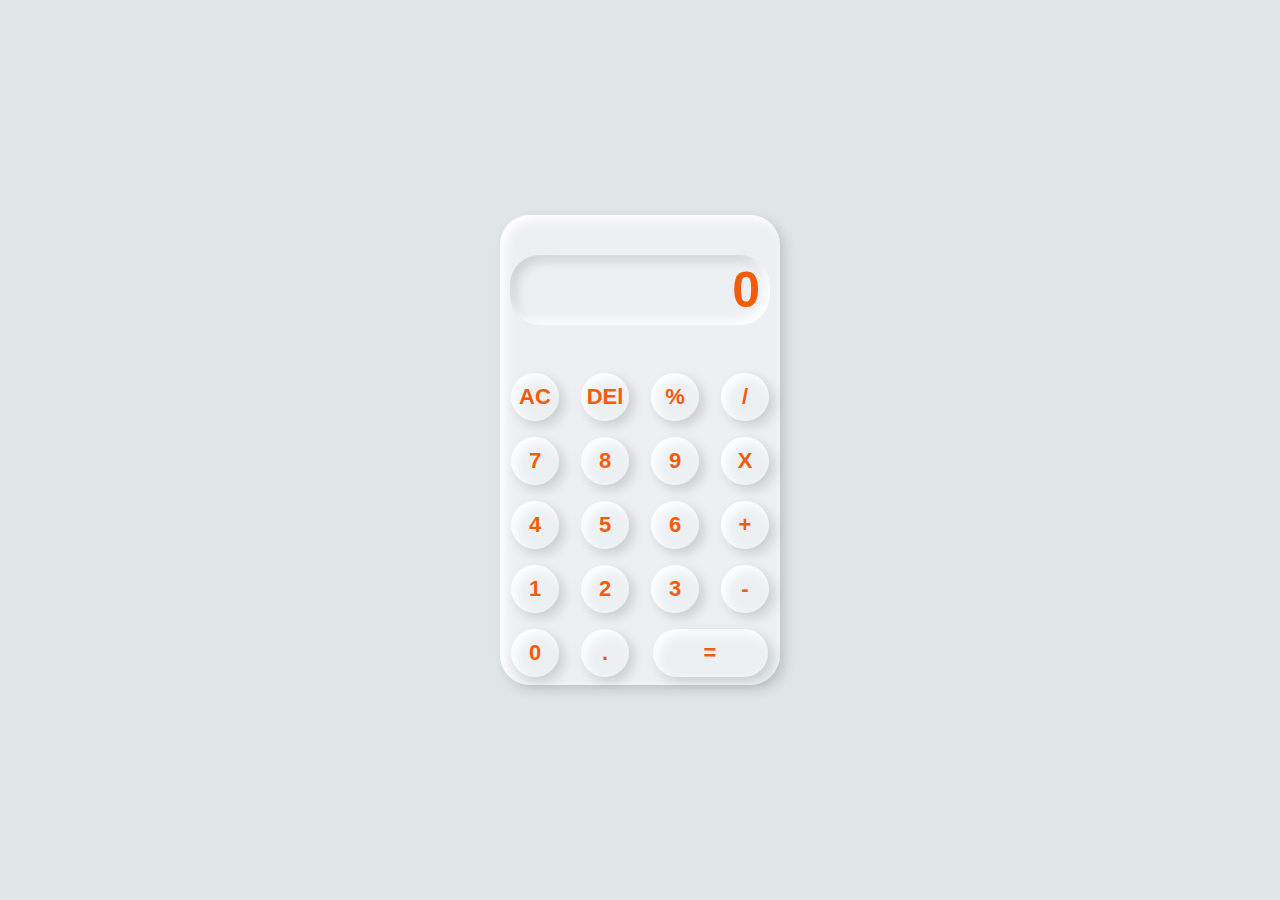
<file: LEVEL2_TASK1/index.html>
<!DOCTYPE html>
<html lang="en">

<head>
    <meta charset="UTF-8">
    <meta name="viewport" content="width=device-width, initial-scale=1.0">
    <link rel="shortcut icon" href="icons8-calculator-17.png" type="image/x-icon">
    <link rel="stylesheet" href="style.css">
    <title>calculater</title>
    
</head>

<body>
    <div class="container">
        <div class="calculator">
            <input type="text" placeholder="0" id="print" readonly>
            <button onclick="allclrear('AC')">AC</button>
            <button onclick="onedelete('DEl')">DEl</button>
            <button onclick="display('%')">%</button>
            <button onclick="display('/')">/</button>
            <button onclick="display('7')">7</button>
            <button onclick="display('8')">8</button>
            <button onclick="display('9')">9</button>
            <button onclick="display('*')">X</button>
            <button onclick="display('4')">4</button>
            <button onclick="display('5')">5</button>
            <button onclick="display('6')">6</button>
            <button onclick="display('+')">+</button>
            <button onclick="display('1')">1</button>
            <button onclick="display('2')">2</button>
            <button onclick="display('3')">3</button>
            <button onclick="display('-')">-</button>
            <button onclick="display('0')">0</button>
            <button onclick="display('.')">.</button>
            <button onclick="calculate()" class="eql">=</button>
        </div>
        <!-- <h3 id="owner">made by prem_Shroff</h3> -->
    </div>
    <script src="main.js"></script>
</body>

</html>
</file>
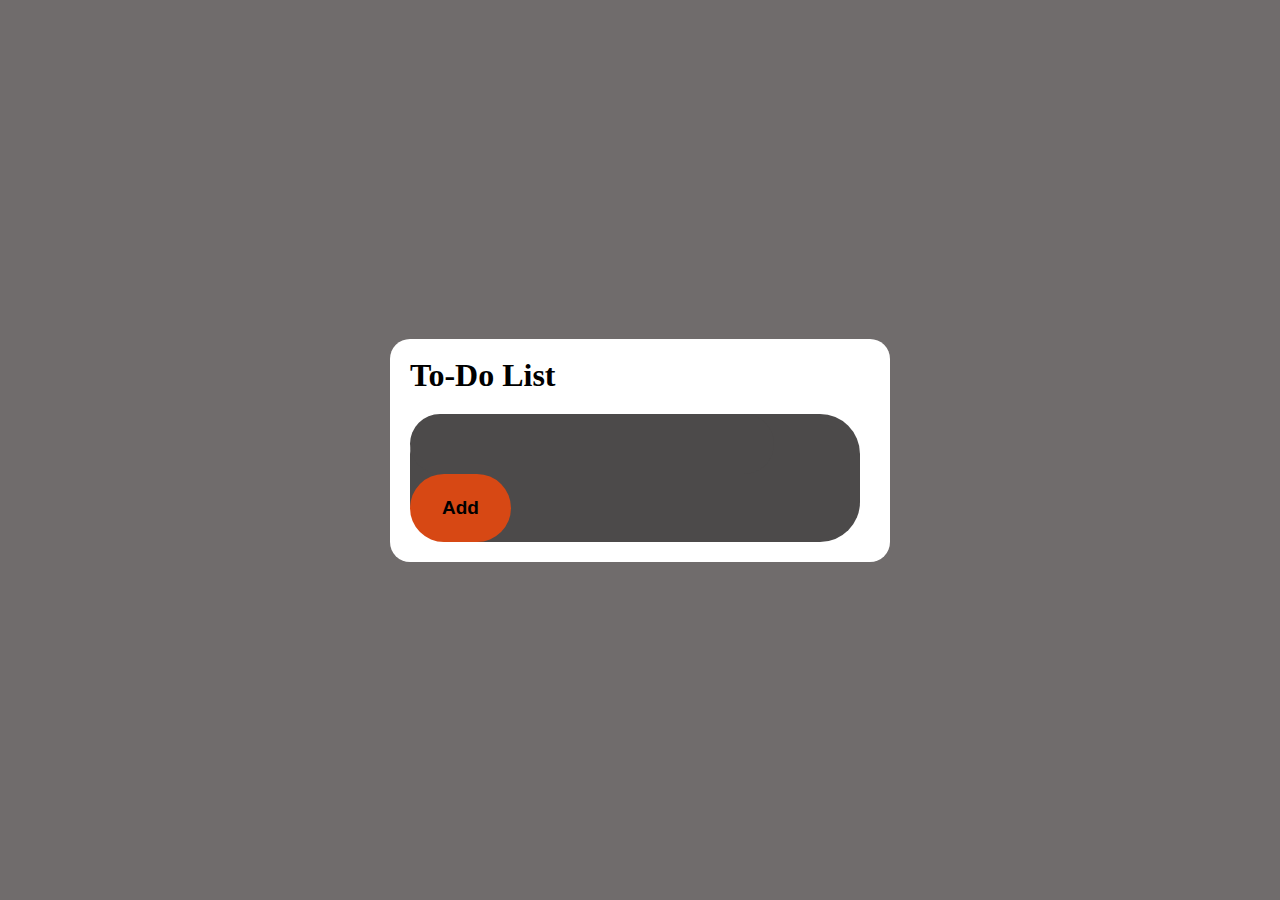
<file: LEVEL2_TASK3/index.html>
<!DOCTYPE html>
<html lang="en">

<head>
    <meta charset="UTF-8">
    <meta name="viewport" content="width=device-width, initial-scale=1.0">
    <link rel="stylesheet" href="style.css">
    <title>To-Do List</title>
</head>

<body>
    <div class="container">
        <h1>To-Do List<span></span></h1>
        <div class="main" id="main">
            <div class="to-do_add">
                <input class="input" input="text" id="to_do_value">
                <button class="btn" id="add">Add</button>
            </div>
            <!-- <ul class="words">
                    <li class="word_list">kkkkkkkkkk</li>
                </ul>
                <button class="btnn btn_edit">edit</button>
                <button class="btnn btn_delete">delete</button> -->
            <!-- </div> -->
        </div>
    </div>
    <script src="main.js"></script>
</body>

</html>
</file>
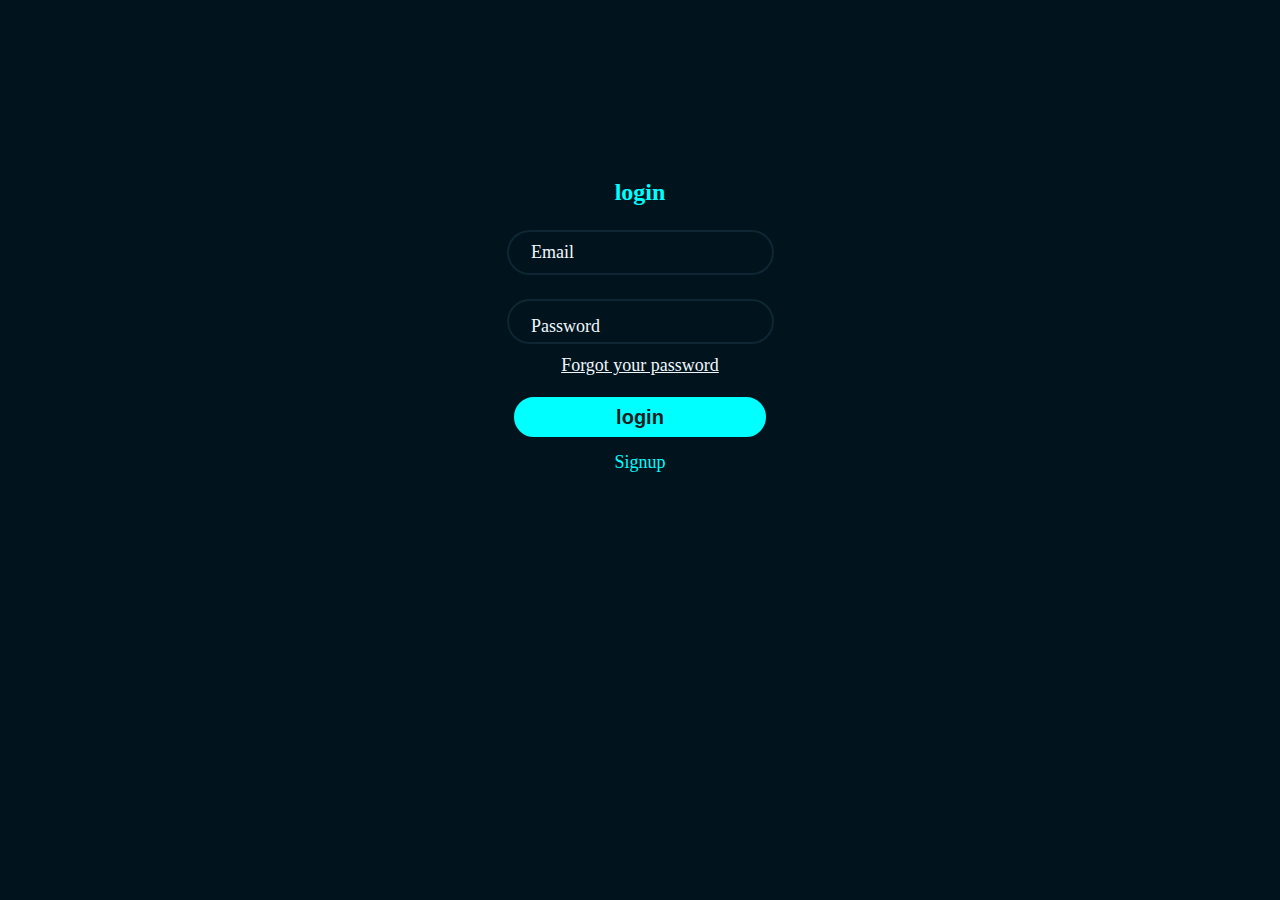
<file: LEVEL2_TASK4/login.html>
<!DOCTYPE html>
<html lang="en">

<head>
    <meta charset="UTF-8">
    <meta name="viewport" content="width=device-width, initial-scale=1.0">
    <title>Login</title>
   <link rel="stylesheet" href="style.css">
</head>

<body>
    <div class="login_box">
        <h2>login</h2>
        <form action="">
            <div class="input_box">
                <input type="text" class="txt" required id="inputtxt">
                <label for="" class="lable1">Email</label>
            </div>
            <div class="input_box">
                <input type="password" class="txt" required id="password">
                <label for="" class="lable2">Password</label>
            </div>
            <div class="forgot_P">
                <a href="#">Forgot your password</a>
            </div>
            <button class="btn" onclick="call()" id="submit">login</button>
            <div class="signup">
                <a href="#">Signup</a>
            </div>
        </form>
    </div>
    <script src="main.js"></script>
</body>

</html>
</file>
<file: LEVEL2_TASK1/style.css>
* {
    margin: 0px;
    padding: 0px;
    font-weight: bold;
    font-family: Arial, Helvetica, sans-serif;
    font-size: 22px;
    background-color: #ecf0f3;
    box-sizing: border-box;
    color: rgb(243, 92, 11);

}
.container {
    background-color: rgba(223, 229, 229, 0.93);
    display: flex;
    justify-content: center;
    align-items: center;
    height: 100vh;

}

.calculator {
    background-color: #ecf0f3;
    border-radius: 30px;
    display: grid;
    grid-template-columns: repeat(4, 70px);
    box-shadow: inset 5px 5px 12px #fff,
        5px 5px 12px rgba(0, 0, 0, 0.14);
}

input {
    grid-column: span 4;
    border-radius: 30px;
    text-align: end;
    width: 260px;
    height: 70px;
    background-color: #ecf0f3;
    border: none;
    outline: none;
    padding: 10px;
    box-shadow: inset -5px -5px 12px #fff,
        inset 5px 5px 12px rgba(0, 0, 0, 0.14);
    margin: 40px auto;
    font-size: 50px;
}

input::placeholder {

    color: rgb(243, 92, 11);
}

.eql {
    grid-column: span 2;
    border-radius: 50px;
    width: 115px;
}

button {
    width: 48px;
    height: 48px;
    margin: 8px auto;
    border-radius: 50%;
    border: none;
    box-shadow: inset 5px 5px 12px #fff,
        5px 5px 12px rgba(0, 0, 0, 0.14);
}

button:active {
    box-shadow: inset -5px -5px 12px #fff,
        inset 5px 5px 12px rgba(0, 0, 0, 0.14);
}

#owner {
    text-transform: capitalize;
    position: absolute;
    position: absolute;
    margin-top: 525px;
    padding: 5px;
    border-radius: 30px;
    box-shadow: inset -5px -5px 12px #fff,
        inset 5px 5px 12px rgba(0, 0, 0, 0.14);
}
</file>
<file: LEVEL2_TASK3/style.css>
* {
    padding: 0;
    margin: 0;
    box-sizing: border-box;
}

body {
    display: flex;
    justify-content: center;
    align-items: center;
    height: 100vh;
    background-color: rgb(112, 108, 108);
}

.container {
    position: relative;
    background-color: rgb(255, 255, 255);
    width: 500px;
    border-radius: 20px;
}

h1 {
    margin: 18px 20px;
}

.main {
    margin: 20px;
    width: 450px;
}

.to-do_add {
    background-color: rgb(76, 74, 74);
    width: 450px;
    border-radius: 40px;
}

.input {
    /* padding-left: 10px; */
    padding-left: 25px;
    border-radius: 40px;
    background-color: rgb(76, 74, 74);
    height: 60px;
    font-size: 26px;
    border-color: transparent;
    outline: none;
    color: rgb(212, 210, 210);
}

.btn {
    text-align: center;
    font-size: 19px;
    font-weight: bold;
    border-color: transparent;
    outline: none;
    /* padding: 21px 35px; */
    padding: 21px 30px;
    border-radius: 40px;
    background-color: rgb(215, 72, 20);
}

.to-do-list {
    border-color: aquamarine;
    font-size: 22px;
    margin-top: 20px;
    margin-bottom: -5px;
    display: flex;
    border-radius: 40px;
    background-color: rgb(218, 214, 214);
}

.btnn {
    margin: 0px 3px;
    text-align: center;
    font-size: 18px;
    font-weight: bold;
    border-color: transparent;
    outline: none;
    padding: 10px 20px;
    border-radius: 40px;
    background-color: rgb(215, 72, 20);
}

.word_list {
    padding: 6px 13px;
    width: 275px;
    word-wrap: break-word;
}

.input_in_list {   
    /* width: 87%; */
    width: 86%;
    /* font-size: 20px; */
    font-size: 19px;
    background: transparent;
    height: 100%;
    border: none;
    outline: none;
}
</file>
<file: LEVEL2_TASK4/style.css>
* {
    margin: 0;
    padding: 0;
    box-sizing: border-box;
}

body {
    background-color: rgb(1, 20, 29);
    display: flex;
    justify-content: center;
    text-align: center;
    height: 100vh;
    font-family: Georgia, 'Times New Roman', Times, serif
}
.login_box {
    border-radius: 30px;
    position: relative;
    margin-top: 14%;
    width: 300px;
    height: 350px;
    background-color: rgb(1, 20, 29);
}

h2 {
    color: aqua;
}

form {
    box-sizing: border-box;
}

.input_box {
    max-width: 100%;
}

input {
    color: aliceblue;
    font-size: 17px;
    padding: 4px 10px;
    border-radius: 40px;
    border: 2px solid rgb(14, 39, 51);
    outline: none;
    height: 45px;
    width: 89%;
    margin-top: 8%;
    background-color: transparent;
}

.input_box label {
    color: aliceblue;
    position: absolute;
    transition: 0.5s ease;
    font-size: 18px;
    pointer-events: none;
    padding: 0 2px;
    background-color: rgb(1, 20, 29);
}

.lable1 {
    left: 13%;
    top: 18%;
}

.lable2 {
    left: 13%;
    top: 39%;
}

.input_box input:focus~.lable1,
.input_box input:valid~.lable1,
.input_box input:focus~.lable2,
.input_box input:valid~.lable2 {
    transform: translateY(-109%);
}

.forgot_P {
    margin-top: 11px;
}

.forgot_P a {
    color: aliceblue;
    font-size: large;
}

.btn {
    width: 84%;
    min-height: 40px;
    margin: 7% 5%;
    border: 2px solid aqua;
    border-radius: 40px;
    font-size: 20px;
    font-weight: bolder;
    outline: none;
    color: rgb(30, 29, 29);
    background-color: aqua;
    cursor: pointer;
}

.signup {
    margin-top: -2%;
}

.signup a {
    text-decoration: none;
    color: aqua;
    font-size: large;
}
</file>
